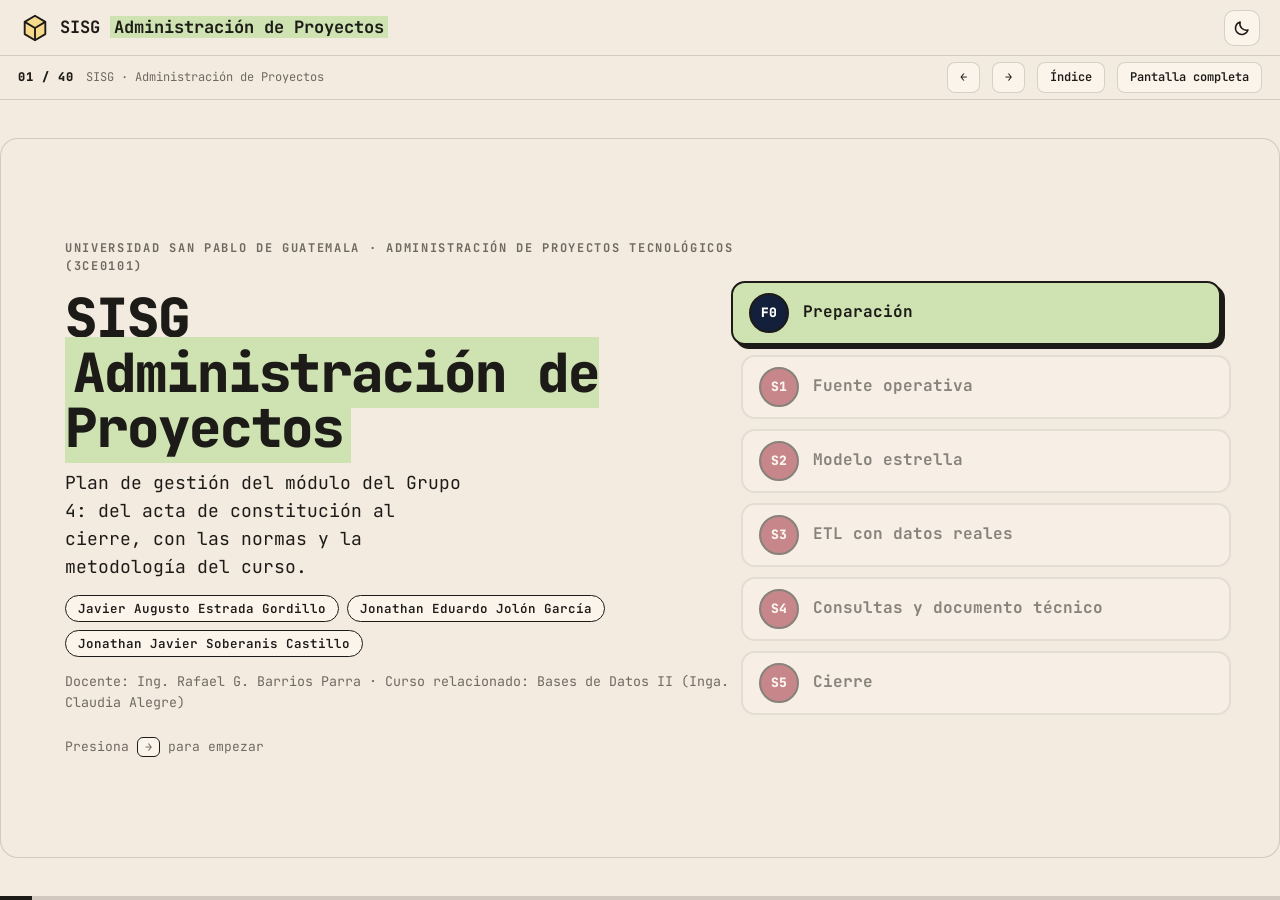
<file: index.html>
<!doctype html>
<html lang="es">
<head>
<meta charset="utf-8">
<meta name="viewport" content="width=device-width, initial-scale=1, viewport-fit=cover">
<title>SISG · Administración de Proyectos</title>
<meta name="description" content="Presentación interactiva del plan de gestión del proyecto SISG (Grupo 4) para el curso Administración de Proyectos Tecnológicos: metodología, planificación, riesgos, calidad y normas.">
<link rel="preconnect" href="https://fonts.googleapis.com">
<link rel="preconnect" href="https://fonts.gstatic.com" crossorigin>
<link rel="stylesheet" href="https://fonts.googleapis.com/css2?family=JetBrains+Mono:wght@400;500;600;700;800&display=swap">
<link rel="stylesheet" href="css/style.css">
<link rel="icon" href="data:image/svg+xml,%3Csvg xmlns='http://www.w3.org/2000/svg' viewBox='0 0 32 32'%3E%3Cpath d='M16 3l11 6.5v13L16 29 5 22.5v-13z' fill='%23f6d98a' stroke='%231d1b18' stroke-width='2' stroke-linejoin='round'/%3E%3Cpath d='M5 9.5L16 16l11-6.5M16 16v13' fill='none' stroke='%231d1b18' stroke-width='2' stroke-linejoin='round'/%3E%3C/svg%3E">
</head>
<body>
<div id="app">
  <header class="top">
    <a class="brand" href="#/p/1" aria-label="SISG · Administración de Proyectos, inicio">
      <svg viewBox="0 0 32 32" aria-hidden="true"><path d="M16 3l11 6.5v13L16 29 5 22.5v-13z" fill="#f6d98a" stroke="currentColor" stroke-width="2" stroke-linejoin="round"/><path d="M5 9.5L16 16l11-6.5M16 16v13" fill="none" stroke="currentColor" stroke-width="2" stroke-linejoin="round"/></svg>
      <b>SISG <mark>Administración de Proyectos</mark></b>
    </a>
    <span class="grow"></span>
    <button class="icon-btn" id="b-theme" type="button" aria-label="Cambiar tema"><svg viewBox="0 0 24 24" fill="none" stroke="currentColor" stroke-width="2" stroke-linecap="round" stroke-linejoin="round"><path d="M20 14.5A8.5 8.5 0 019.5 4 8.5 8.5 0 1020 14.5z"/></svg></button>
  </header>
  <div id="deck" hidden></div>
</div>
<noscript><p style="padding:24px">Esta página necesita JavaScript.</p></noscript>
<script src="data/apt.js"></script>
<script src="js/kit.js"></script>
<script src="js/slides1.js"></script>
<script src="js/slides2.js"></script>
<script src="js/slides3.js"></script>
<script>
(function () {
  const set = (t) => { document.documentElement.dataset.theme = t; try { localStorage.setItem("sisgapt:theme", JSON.stringify(t)); } catch (e) {} };
  let t = null; try { t = JSON.parse(localStorage.getItem("sisgapt:theme")); } catch (e) {}
  set(t || (matchMedia("(prefers-color-scheme: dark)").matches ? "dark" : "light"));
  document.getElementById("b-theme").addEventListener("click", () => set(document.documentElement.dataset.theme === "dark" ? "light" : "dark"));
  window.K.start();
})();
</script>
</body>
</html>
</file>
<file: css/style.css>
/* SISG-APT · Presentación del plan de gestión. Papel crema, tinta oscura, tipografía monoespaciada, sombras duras. */
:root {
  --paper: #f4ebe0; --card: #faf4ea; --ink: #1d1b18; --muted: #6f6961; --line: rgba(29, 27, 24, .16);
  --lime: #cfe3b2; --lav: #ddd3f2; --sky: #d6e6f5; --rose: #f6d3cf; --sun: #f6e2a8;
  --c-orange: #f3b17a; --c-blue: #a9c8ee; --c-purple: #c9b8ee; --c-green: #b9d99a; --c-pink: #f0a4a8; --c-teal: #8fd0c4; --c-yellow: #f6d98a;
  --ok: #2f7d32; --warn: #a8741a; --bad: #b3392f;
  --shadow: 3px 3px 0 var(--ink);
  --font: "JetBrains Mono", ui-monospace, SFMono-Regular, Menlo, Consolas, monospace;
  color-scheme: light;
}
:root[data-theme="dark"] {
  --paper: #1a1815; --card: #23201c; --ink: #efe6d8; --muted: #a39a8c; --line: rgba(239, 230, 216, .18);
  --lime: #4d6035; --lav: #3f3860; --sky: #2e4560; --rose: #61363a; --sun: #5e5028; --shadow: 3px 3px 0 #000;
  --ok: #8fd18f; --warn: #e0b45a; --bad: #f08a80; color-scheme: dark;
}
* { box-sizing: border-box; }
[hidden] { display: none !important; }
html, body { height: 100%; }
body { margin: 0; background: var(--paper); color: var(--ink); font: 400 13px/1.55 var(--font); overflow: hidden; }
button { font: inherit; color: inherit; cursor: pointer; }
:focus-visible { outline: 2px solid var(--ink); outline-offset: 2px; }
code { font-family: var(--font); padding: 0 5px; border-radius: 5px; background: rgba(29, 27, 24, .09); font-size: .93em; }
kbd { font: 600 12px var(--font); padding: 1px 7px; border: 1.5px solid var(--ink); border-radius: 6px; background: var(--card); }
small { color: var(--muted); }

#app { height: 100%; display: grid; grid-template-rows: 56px minmax(0, 1fr); }
.top { display: flex; align-items: center; gap: 14px; padding: 0 20px; border-bottom: 1px solid var(--line); }
.brand { display: flex; align-items: center; gap: 10px; font-weight: 800; font-size: 17px; white-space: nowrap; text-decoration: none; color: inherit; }
.brand svg { width: 30px; height: 30px; flex: none; } .brand mark { background: var(--lime); padding: 0 4px; color: inherit; }
.top .grow { flex: 1; }
.icon-btn { display: grid; place-items: center; width: 36px; height: 36px; border: 1.5px solid var(--line); border-radius: 10px; background: var(--card); }
.icon-btn:hover { border-color: var(--ink); } .icon-btn svg { width: 18px; height: 18px; }
body.dk-full .top { display: none; } body.dk-full #app { grid-template-rows: minmax(0, 1fr); }

/* ---------- motor ---------- */
#deck { display: flex; flex-direction: column; min-height: 0; background: var(--paper); }
.dk-top { display: flex; align-items: center; gap: 12px; padding: 6px 18px; border-bottom: 1px solid var(--line); font-size: 12px; }
.dk-top .grow { flex: 1; } .dk-count { font-weight: 800; letter-spacing: .08em; } .dk-name { color: var(--muted); overflow: hidden; text-overflow: ellipsis; white-space: nowrap; max-width: 44vw; }
.dk-top button { padding: 5px 12px; border: 1.5px solid var(--line); border-radius: 8px; background: var(--card); font-size: 12px; font-weight: 600; }
.dk-top button:hover { border-color: var(--ink); background: var(--lime); }
.dk-view { position: relative; flex: 1; min-height: 0; overflow: hidden; }
.dk-slide { position: absolute; left: 50%; top: 50%; width: 1280px; height: 720px; transform-origin: center; background: var(--paper); border: 1.5px solid var(--line); border-radius: 18px; overflow: hidden; font-size: 16px; }
.dk-bar { height: 4px; background: var(--line); } .dk-bar i { display: block; height: 100%; width: 0; background: var(--ink); transition: width .35s; }
#dk-index { position: absolute; right: 14px; top: 94px; z-index: 20; width: 380px; max-height: 72vh; overflow-y: auto; padding: 12px; border: 2px solid var(--ink); border-radius: 12px; background: var(--card); box-shadow: 5px 5px 0 var(--ink); }
#dk-q { width: 100%; box-sizing: border-box; margin: 0 0 8px; padding: 6px 9px; border: 2px solid var(--ink); border-radius: 8px; background: var(--bg, #fff); color: inherit; font: inherit; font-size: 12px; } #dk-index button[hidden] { display: none; } #dk-nres { margin: 0 6px 6px; font-size: 11px; color: var(--muted); } #dk-index .sn { display: block; margin-top: 2px; font-size: 10.5px; color: var(--muted); font-weight: 400; line-height: 1.35; } #dk-index button span { flex: 1; min-width: 0; }
#dk-index h3 { margin: 2px 6px 8px; font-size: 11px; letter-spacing: .12em; text-transform: uppercase; color: var(--muted); }
#dk-index button { display: flex; gap: 10px; width: 100%; padding: 5px 8px; border: 0; border-radius: 7px; background: none; text-align: left; font-size: 12px; }
#dk-index button:hover, #dk-index button[aria-current="true"] { background: var(--lime); color: #1d1b18; } #dk-index i { font-style: normal; color: var(--muted); font-weight: 700; }

.sl-head { position: absolute; left: 48px; right: 48px; top: 22px; display: flex; flex-direction: column; gap: 7px; }
.kick { align-self: flex-start; padding: 2px 11px; border: 1.5px solid var(--ink); border-radius: 99px; background: var(--c, var(--sun)); font-size: 11px; font-weight: 700; letter-spacing: .08em; text-transform: uppercase; color: #1d1b18; }
.sl-head h1 { margin: 0; font-size: 33px; line-height: 1.1; font-weight: 800; letter-spacing: -.01em; }
.sl-body { position: absolute; left: 48px; right: 48px; top: 98px; bottom: 30px; display: flex; flex-direction: column; gap: 12px; min-height: 0; }
.is-cover .sl-body { left: 0; right: 0; top: 0; bottom: 0; }
.sl-dots { position: absolute; right: 48px; bottom: 10px; display: flex; gap: 6px; }
.sl-dots i { width: 8px; height: 8px; border: 1.5px solid var(--ink); border-radius: 50%; } .sl-dots i.on { background: var(--ink); }

/* ---------- piezas comunes ---------- */
.foot { margin: auto 0 0; color: var(--muted); font-size: 12px; max-width: 150ch; }
.card { padding: 16px 18px; border: 1.5px solid var(--line); border-radius: 14px; background: var(--card); min-width: 0; }
.card h3, .alc h3, .scr h3 { margin: 0 0 8px; font-size: 16px; }
.card p { margin: 0 0 8px; } .card ul, .alc ul { margin: 0; padding-left: 20px; display: flex; flex-direction: column; gap: 5px; }
.badge { display: inline-block; padding: 1px 10px; border: 1.5px solid var(--ink); border-radius: 99px; background: var(--sun); color: #1d1b18; font-size: 11px; font-weight: 700; white-space: nowrap; }
.badge.ok { background: var(--lime); } .badge.run { background: var(--sun); } .badge.pend { background: var(--rose); }
.badge.crit { background: #e8736b; } .badge.alto { background: var(--c-orange); } .badge.medio { background: var(--sun); } .badge.bajo { background: var(--lime); }
.call { padding: 10px 14px; border: 1.5px solid var(--line); border-radius: 10px; background: var(--lav); font-size: 14px; } .call > b:first-child { display: block; font-size: 10px; letter-spacing: .12em; text-transform: uppercase; margin-bottom: 2px; }
.call.warn { background: var(--rose); } .call.info { background: var(--sky); } .call.ok { background: var(--lime); } .call.gold { background: var(--sun); }
.call, .call b, .call * { color: #1d1b18; }
.mut { color: var(--muted); }
.tag { display: inline-block; padding: 1px 10px; border: 1.5px solid var(--ink); border-radius: 99px; background: var(--lav); color: #1d1b18; font-size: 11px; font-weight: 700; }

.dt { width: 100%; border-collapse: collapse; font-size: 12.5px; }
.dt th { padding: 6px 9px; text-align: left; font-size: 10.5px; letter-spacing: .06em; text-transform: uppercase; color: var(--muted); background: var(--card); border-bottom: 2px solid var(--ink); white-space: nowrap; position: sticky; top: 0; }
.dt td { padding: 6px 9px; border-bottom: 1px solid var(--line); vertical-align: top; }
.dt td.n { text-align: right; font-variant-numeric: tabular-nums; } .dt tr.clk { cursor: pointer; } .dt tr.clk:hover td, .dt tr.sel td { background: var(--lime); color: #1d1b18; }
.dt tr:nth-child(even) td { background: rgba(29, 27, 24, .03); } .dt tr.clk.sel td { background: var(--lime); }

/* portada */
.cv { display: grid; grid-template-columns: 740px 1fr; height: 100%; align-items: center; }
.cv-t { padding: 0 0 0 64px; display: flex; flex-direction: column; gap: 14px; }
.cv-k { font-size: 12px; letter-spacing: .14em; text-transform: uppercase; color: var(--muted); font-weight: 700; }
.cv h1 { margin: 0; font-size: 54px; line-height: 1.02; letter-spacing: -.02em; font-weight: 800; } .cv mark { background: var(--lime); color: inherit; padding: 0 8px; }
.cv p { margin: 0; font-size: 18px; max-width: 36ch; } .cv-team { display: flex; flex-wrap: wrap; gap: 8px; } .cv-team span { padding: 3px 12px; border: 1.5px solid var(--ink); border-radius: 99px; background: var(--card); font-size: 12.5px; font-weight: 600; }
.cv-hint { margin-top: 10px; color: var(--muted); font-size: 13px; }
.cv-route { list-style: none; margin: 0; padding: 0 48px 0 0; display: flex; flex-direction: column; gap: 10px; counter-reset: none; }
.cv-route li { display: flex; align-items: center; gap: 14px; padding: 10px 16px; border: 2px solid var(--line); border-radius: 14px; background: var(--card); opacity: .5; transition: .35s; }
.cv-route li i { display: grid; place-items: center; width: 40px; height: 40px; border: 2px solid var(--ink); border-radius: 50%; background: var(--c-red, #9b2335); color: #fff; font: 800 13px var(--font); font-style: normal; flex: none; }
.cv-route li:first-child i { background: #14203b; } .cv-route li span { font-weight: 700; font-size: 16px; }
.cv-route li.on { opacity: 1; border-color: var(--ink); box-shadow: 4px 4px 0 var(--ink); transform: translateX(-10px); background: var(--lime); color: #1d1b18; }

/* agenda */
.agenda { display: grid; grid-template-columns: repeat(4, 1fr); gap: 14px; }
.ag { display: flex; flex-direction: column; gap: 6px; padding: 16px; text-align: left; border: 2px solid var(--line); border-radius: 14px; background: var(--card); opacity: .45; transition: .35s; min-height: 170px; }
.ag.on { opacity: 1; border-color: var(--ink); background: var(--c); color: #1d1b18; box-shadow: 4px 4px 0 var(--ink); }
.ag-n { display: grid; place-items: center; width: 28px; height: 28px; border: 1.5px solid var(--ink); border-radius: 50%; background: var(--card); color: var(--ink); font-weight: 800; }
.ag b { font-size: 19px; } .ag small { color: inherit; opacity: .85; font-size: 12.5px; } .ag em { margin-top: auto; font-style: normal; font-size: 11px; font-weight: 700; }
.agenda-note { margin: 4px 0 0; color: var(--muted); }

/* contexto */
.ctx { display: grid; grid-template-columns: 1fr 1fr 1.2fr; gap: 14px; flex: 1; min-height: 0; }
.ctx > section { opacity: .15; transform: translateY(10px); transition: .5s; } .ctx > section.on { opacity: 1; transform: none; }
.c-a { border-top: 12px solid var(--c-orange); } .c-b { border-top: 12px solid var(--c-pink); } .c-c { border-top: 12px solid var(--c-green); }
.two-c { margin-top: 14px; padding: 10px 12px; border: 1.5px solid var(--ink); border-radius: 10px; background: var(--sky); color: #1d1b18; font-size: 14px; } .two-c b { display: block; }
.hl { padding: 10px 12px; border-radius: 10px; background: var(--sun); color: #1d1b18; font-size: 14px; }
.steps3 { display: flex; align-items: center; gap: 6px; margin: 4px 0 12px; } .steps3 em { font-style: normal; color: var(--muted); font-size: 20px; }
.s3 { flex: 1; display: flex; flex-direction: column; gap: 3px; padding: 10px; border: 2px solid var(--ink); border-radius: 12px; background: var(--c-green); color: #1d1b18; text-align: center; }
.s3 i { font-style: normal; font-weight: 800; font-size: 20px; } .s3 span { font-size: 11.5px; }

/* objetivos */
.obj { display: grid; grid-template-columns: repeat(3, 1fr); gap: 14px; }
.oc { display: flex; flex-direction: column; gap: 8px; padding: 14px 16px; border: 2px solid var(--line); border-radius: 14px; background: var(--card); opacity: .15; transform: translateY(10px); transition: .45s; min-height: 220px; }
.oc.on { opacity: 1; transform: none; border-color: var(--ink); box-shadow: 3px 3px 0 var(--ink); }
.oc header { display: flex; justify-content: space-between; align-items: center; } .oc header b { font-size: 22px; } .oc p { margin: 0; font-size: 14.5px; }
.oc footer { margin-top: auto; font-size: 12px; } .oc footer span { color: var(--muted); } .oc small { font-size: 11.5px; }

/* criterios */
.crit { display: grid; grid-template-columns: 230px 1fr; gap: 24px; flex: 1; min-height: 0; align-items: start; }
.ring { position: relative; display: flex; flex-direction: column; align-items: center; gap: 10px; padding: 14px; border: 1.5px solid var(--line); border-radius: 16px; background: var(--card); }
.ring svg { width: 170px; height: 170px; transform: rotate(-90deg); } .rg-bg { fill: none; stroke: var(--line); stroke-width: 14; } .rg-fg { fill: none; stroke: var(--ok); stroke-width: 14; stroke-linecap: round; transition: stroke-dashoffset 1.2s ease-out; }
.rg-n { position: absolute; top: 58px; display: flex; flex-direction: column; align-items: center; } .rg-n b { font-size: 40px; line-height: 1; } .rg-n span { font-size: 11px; color: var(--muted); }
.ring ul { list-style: none; margin: 8px 0 0; padding: 0; font-size: 12.5px; display: flex; flex-direction: column; gap: 4px; } .d { display: inline-block; width: 10px; height: 10px; border-radius: 50%; border: 1.5px solid var(--ink); margin-right: 8px; } .d.ok { background: var(--c-green); } .d.run { background: var(--c-yellow); } .d.pend { background: var(--c-pink); }
.cl { list-style: none; margin: 0; padding: 0; display: flex; flex-direction: column; gap: 10px; }
.cl li { display: grid; grid-template-columns: 36px 1fr auto; gap: 12px; align-items: center; padding: 11px 14px; border: 1.5px solid var(--line); border-left: 8px solid var(--c-yellow); border-radius: 12px; background: var(--card); animation: up .5s ease-out both; animation-delay: var(--d); }
.cl li.ok { border-left-color: var(--c-green); } .cl li.pend { border-left-color: var(--c-pink); } .cl li i { font-style: normal; font-weight: 800; font-size: 18px; } .cl li b { display: block; font-size: 14px; } .cl li span { color: var(--muted); font-size: 12.5px; }
@keyframes up { from { opacity: 0; transform: translateY(12px); } to { opacity: 1; transform: none; } }

/* alcance */
.alc { display: grid; grid-template-columns: 1fr 1fr; grid-template-rows: auto auto; gap: 14px; }
.alc section { padding: 16px 18px; border: 2px solid var(--ink); border-radius: 14px; background: var(--card); opacity: .12; transform: translateY(10px); transition: .5s; } .alc section.on { opacity: 1; transform: none; box-shadow: 4px 4px 0 var(--ink); }
.alc .in { border-top: 14px solid var(--c-green); } .alc .out { border-top: 14px solid var(--c-pink); } .alc .prj { grid-column: 1 / -1; border-top: 14px solid var(--c-blue); }
.alc h3 small { font-weight: 400; margin-left: 8px; font-size: 12px; } .alc li { font-size: 14px; } .alc .prj p { margin: 0; font-size: 14.5px; }

/* entregables */
.ent { display: grid; grid-template-columns: repeat(3, 1fr); gap: 14px; }
.ent article { padding: 14px 16px; border: 2px solid var(--line); border-radius: 14px; background: var(--card); opacity: .15; transition: .45s; min-height: 140px; } .ent article.on { opacity: 1; border-color: var(--ink); box-shadow: 3px 3px 0 var(--ink); }
.ent header { display: flex; justify-content: space-between; align-items: center; margin-bottom: 6px; } .ent header b { font-size: 16px; } .ent p { margin: 0; font-size: 14px; }

/* supuestos */
.sup { display: grid; grid-template-columns: 1fr 1fr; gap: 14px; } .sup section { opacity: .12; transform: translateY(10px); transition: .5s; } .sup section.on { opacity: 1; transform: none; }
.sup li { font-size: 13.5px; } .roles .role { display: grid; grid-template-columns: 1fr auto; gap: 2px 8px; padding: 6px 0; border-bottom: 1px solid var(--line); } .roles .role span { grid-column: 1; color: var(--muted); font-size: 12.5px; } .roles .role em { grid-row: 1 / 3; grid-column: 2; align-self: center; font-style: normal; font-size: 12.5px; text-align: right; } .roles .role .badge { grid-row: 1 / 3; grid-column: 2; align-self: center; } .roles small { display: block; margin-top: 8px; }

/* hitos */
.tl { position: relative; height: 270px; margin: 8px 0 4px; }
.tl-line { position: absolute; left: 3%; right: 1%; top: 127px; height: 8px; border: 1.5px solid var(--ink); border-radius: 99px; background: var(--card); overflow: hidden; } .tl-line i { display: block; height: 100%; width: 0; background: var(--c-green); transition: width .7s; }
.tl-m { position: absolute; width: 150px; margin-left: -75px; text-align: center; opacity: 0; transition: .4s; font-size: 12.5px; } .tl-m.on { opacity: 1; } .tl-m .dot { position: absolute; left: 50%; margin-left: -9px; width: 18px; height: 18px; border: 2px solid var(--ink); border-radius: 50%; background: var(--c-yellow); }
.tl-m.up { top: 0; height: 116px; display: flex; flex-direction: column; justify-content: flex-end; } .tl-m.up .dot { bottom: -24px; } .tl-m.dn { top: 150px; } .tl-m.dn .dot { top: -28px; }
.call strong { font-weight: 800; }
.tl-m b { display: block; font-size: 13px; } .tl-m small { display: block; line-height: 1.3; }
.tl-now { position: absolute; top: 104px; width: 0; border-left: 3px dashed var(--bad); height: 52px; z-index: 2; } .tl-now span { position: absolute; top: 54px; left: -18px; padding: 0 8px; border-radius: 99px; background: var(--bad); color: #fff; font-size: 11px; font-weight: 700; }

/* híbrido */
.hyb { display: flex; flex-direction: column; gap: 12px; flex: 1; min-height: 0; } .hyb > * { transition: .5s; } .hy-route, .hy-adj, .gold { opacity: .12; transform: translateY(8px); } .hy-route.on, .hy-adj.on, .gold.on { opacity: 1; transform: none; }
.hy-bands { display: grid; grid-template-columns: 1fr 5fr; gap: 8px; } .hy-bands span { padding: 4px 12px; border-radius: 6px; color: #fff; font-size: 11px; font-weight: 800; letter-spacing: .06em; } .pred { background: #14203b; } .agil { background: #9b2335; }
.hy-route { list-style: none; margin: 0; padding: 0; display: flex; align-items: stretch; gap: 4px; }
.hy-route li { flex: 1; display: flex; flex-direction: column; gap: 4px; padding: 10px 12px; border: 2px solid var(--ink); border-radius: 12px; background: var(--card); } .hy-route li i { font: 800 15px var(--font); font-style: normal; color: #9b2335; } .hy-route li:first-child i { color: #14203b; }
.hy-route li b { font-size: 13.5px; } .hy-route li small { font-size: 11px; line-height: 1.3; } .hy-route li.ok { background: var(--lime); color: #1d1b18; } .hy-route li.run { background: var(--sun); color: #1d1b18; } .hy-route li.ok small, .hy-route li.run small { color: #3b3a36; }
.hy-m { align-self: center; color: var(--muted); }
.hy-adj { display: grid; gap: 6px; } .adj { display: grid; grid-template-columns: 150px 1fr 1.7fr; gap: 12px; align-items: center; padding: 8px 12px; border: 1.5px solid var(--line); border-radius: 10px; background: var(--card); font-size: 13px; } .adj .was { color: var(--muted); } .adj .now { font-weight: 600; }

/* scrum */
.scr { display: grid; grid-template-columns: 1fr 1fr; gap: 14px; } .scr article { padding: 16px 18px; border: 2px solid var(--ink); border-radius: 14px; background: var(--card); border-left: 12px solid #9b2335; opacity: .12; transition: .5s; } .scr article.on { opacity: 1; box-shadow: 4px 4px 0 var(--ink); }
.scr p { margin: 0 0 10px; font-size: 14px; } .sisg { padding: 10px 12px; border-radius: 10px; background: var(--sky); color: #1d1b18; font-size: 13.5px; } .sisg span { display: block; font-size: 10px; letter-spacing: .1em; text-transform: uppercase; font-weight: 800; }

/* etapas */
.eta { display: grid; grid-template-columns: minmax(0, 1.4fr) minmax(0, 1fr); gap: 16px; flex: 1; min-height: 0; } .eta-t { overflow: auto; border: 1.5px solid var(--ink); border-radius: 12px; background: var(--card); align-self: start; max-height: 420px; }
.eta-d { padding: 16px 18px; border: 2px solid var(--ink); border-radius: 14px; background: var(--card); box-shadow: 4px 4px 0 var(--ink); overflow: auto; } .eta-d h3 { margin: 8px 0 6px; font-size: 21px; } .eta-d h4 { margin: 10px 0 2px; font-size: 10.5px; letter-spacing: .1em; text-transform: uppercase; color: var(--muted); } .eta-d p { margin: 0; font-size: 14px; } .dod { padding: 8px 10px; border-radius: 8px; background: var(--lime); color: #1d1b18; }

/* backlog */
.bk { display: grid; grid-template-columns: 1fr 1fr 1fr; gap: 14px; flex: 1; min-height: 0; } .bk section { display: flex; flex-direction: column; gap: 10px; }
.bk h3 { margin: 0; padding: 4px 12px; border-radius: 8px; font-size: 13px; color: #1d1b18; border: 1.5px solid var(--ink); } .p-alta { background: var(--c-pink); } .p-media { background: var(--c-yellow); } .p-baja { background: var(--c-green); }
.bkc { display: flex; flex-direction: column; gap: 4px; padding: 9px 13px; border: 2px solid var(--line); border-radius: 12px; background: var(--card); opacity: .12; transform: translateY(8px); transition: .45s; } .bkc.on { opacity: 1; transform: none; border-color: var(--ink); box-shadow: 3px 3px 0 var(--ink); }
.bkc header { display: flex; justify-content: space-between; align-items: center; gap: 8px; } .bkc header b { font-size: 16px; } .bkc header .badge { font-size: 10.5px; white-space: normal; text-align: right; } .bkc p { margin: 0; font-size: 13px; line-height: 1.4; } .bkc small { font-size: 11.5px; line-height: 1.35; }
.bk h3 { padding: 3px 12px; }

/* ===== riesgos, calidad y cierre ===== */
.cic { display: grid; grid-template-columns: repeat(4, 1fr); gap: 12px; flex: 1; min-height: 0; } .cic article, .dom article, .inv article, .ctg article, .les article, .ia-t > div { opacity: .12; transform: translateY(10px); transition: .5s; transition-delay: var(--d, 0ms); } .cic article.on, .dom article.on, .inv article.on, .ctg article.on, .ia-t > div.on { opacity: 1; transform: none; } .les article { opacity: 1; transform: none; }
.cic article { padding: 12px 14px; border: 2px solid var(--ink); border-top: 10px solid var(--c); border-radius: 12px; background: var(--card); font-size: 12px; overflow: auto; } .cic header { display: flex; align-items: center; gap: 8px; margin-bottom: 6px; } .cic header i { display: grid; place-items: center; width: 26px; height: 26px; border-radius: 50%; background: var(--c); border: 2px solid var(--ink); font-style: normal; font-weight: 800; color: #1d1b18; } .cic header b { font-size: 17px; } .cic p { margin: 0; line-height: 1.5; }
.mz { display: grid; grid-template-columns: 470px 1fr; gap: 22px; flex: 1; min-height: 0; } .mz-g { position: relative; display: grid; grid-template-columns: repeat(3, 1fr); grid-template-rows: repeat(3, 1fr); gap: 3px; width: 430px; height: 400px; margin-left: 24px; } .mc { border: 2px solid var(--ink); border-radius: 8px; display: flex; flex-wrap: wrap; gap: 4px; align-content: center; justify-content: center; padding: 4px; } .ya, .xa { position: absolute; font-size: 11px; font-weight: 700; } .ya { left: -24px; top: 50%; transform: rotate(-90deg) translateX(-50%); transform-origin: left top; white-space: nowrap; } .xa { right: 0; bottom: -20px; }
.rp { min-width: 36px; padding: 3px 6px; border: 2px solid var(--ink); border-radius: 99px; background: var(--c); color: #1d1b18; font-weight: 800; font-size: 12px; } .rp.sel { box-shadow: 0 0 0 3px var(--ink); }
.mz-d { display: flex; flex-direction: column; gap: 12px; } .mz-rbs { display: flex; flex-wrap: wrap; gap: 5px; } .mz-rbs h4 { width: 100%; margin: 0; font-size: 10.5px; letter-spacing: .1em; text-transform: uppercase; color: var(--muted); } .rb { padding: 2px 9px; border: 1.5px solid var(--line); border-radius: 99px; background: var(--card); font-size: 11px; }
.mz-i, .rg-d, .nrm-d, .qa-d { padding: 14px 18px; border: 2px solid var(--ink); border-radius: 14px; background: var(--card); box-shadow: 4px 4px 0 var(--ink); align-self: start; } .mz-i h3, .rg-d h3, .nrm-d h3, .qa-d h3 { margin: 8px 0 4px; font-size: 16px; } .rg-d h4, .nrm-d h4 { margin: 10px 0 2px; font-size: 10.5px; letter-spacing: .1em; text-transform: uppercase; color: var(--muted); } .mz-i p, .rg-d p, .nrm-d p, .qa-d p { margin: 3px 0; font-size: 13.5px; line-height: 1.5; }
.rg { display: flex; flex-direction: column; gap: 10px; flex: 1; min-height: 0; } .rg-b { display: grid; grid-template-columns: 1.5fr 1fr; gap: 16px; min-height: 0; } .rg-t { overflow: auto; max-height: 440px; border: 1.5px solid var(--ink); border-radius: 12px; background: var(--card); } .rg-t .dt { font-size: 11.5px; } .rg-t .dt td, .rg-t .dt th { padding: 4px 8px; } tr.sel td { background: var(--lime); color: #1d1b18; }
.nst { display: flex; flex-direction: column; gap: 12px; flex: 1; } .nst-f { display: grid; grid-template-columns: repeat(3, 1fr); gap: 10px; } .nb { padding: 10px 14px; border: 2px solid var(--ink); border-left: 10px solid var(--c); border-radius: 12px; background: var(--card); animation: up .5s both; animation-delay: var(--d); } .nb small { display: block; font-size: 10px; letter-spacing: .08em; text-transform: uppercase; color: var(--muted); } .nb p { margin: 3px 0 0; font-size: 12.5px; line-height: 1.45; } @keyframes up { from { opacity: 0; transform: translateY(8px); } }
.ctg { display: grid; grid-template-columns: 1.7fr 1fr; gap: 16px; flex: 1; min-height: 0; } .ctg h3 { margin: 0 0 8px; font-size: 15px; } .ctg article { padding: 9px 13px; margin-bottom: 8px; border: 1.5px solid var(--line); border-radius: 12px; background: var(--card); font-size: 12px; } .ctg section:first-child article { display: grid; grid-template-columns: 34px 1fr 20px 1fr 54px; gap: 10px; align-items: center; } .ctg small { font-size: 9.5px; letter-spacing: .08em; text-transform: uppercase; color: var(--muted); } .ctg p { margin: 2px 0 0; } .arr { font-size: 20px; font-weight: 800; } .ctg em { font-style: normal; font-weight: 700; color: var(--muted); } .op article { background: var(--lime); color: #1d1b18; } .op article small { color: #3b3a36; text-transform: none; font-size: 12px; letter-spacing: 0; }
.inv { display: grid; grid-template-columns: repeat(3, 1fr); gap: 12px; flex: 1; min-height: 0; } .inv article { padding: 12px 14px; border: 2px solid var(--ink); border-radius: 12px; background: var(--card); font-size: 11.5px; overflow: auto; } .inv header { display: flex; align-items: baseline; gap: 8px; } .inv header i { font-style: normal; font-weight: 800; padding: 1px 8px; border-radius: 6px; background: var(--c-blue); color: #1d1b18; } .inv header small { color: var(--muted); } .inv h4 { margin: 8px 0 2px; font-size: 10px; letter-spacing: .08em; text-transform: uppercase; color: var(--muted); } .inv p { margin: 0; line-height: 1.45; }
.ql { display: flex; flex-direction: column; gap: 8px; flex: 1; min-height: 0; } .ql-s { display: flex; gap: 8px; } .ql-t { overflow: auto; border: 1.5px solid var(--ink); border-radius: 12px; background: var(--card); } .ql-t .dt { font-size: 11px; } .ql-t .dt td, .ql-t .dt th { padding: 4px 8px; } .ql-t small { display: block; color: var(--muted); }
.dom { display: grid; grid-template-columns: repeat(4, 1fr); gap: 12px; flex: 1; align-content: start; } .dom article { padding: 12px 14px; border: 2px solid var(--ink); border-top: 10px solid var(--c); border-radius: 12px; background: var(--card); font-size: 12px; } .dom b { display: block; font-size: 15px; } .dom em { display: block; margin: 3px 0 6px; font-style: normal; color: var(--muted); } .dom p { margin: 0; }
.nrm { display: grid; grid-template-columns: 330px 1fr; gap: 18px; flex: 1; min-height: 0; } .nrm-l { display: flex; flex-direction: column; gap: 5px; overflow: auto; } .nrm-l button, .qa-l button { padding: 6px 12px; text-align: left; border: 1.5px solid var(--line); border-radius: 10px; background: var(--card); font-size: 12px; font-weight: 600; } .nrm-l button.sel, .qa-l button.sel { background: var(--lime); border-color: var(--ink); color: #1d1b18; box-shadow: 2px 2px 0 var(--ink); }
.qa { display: grid; grid-template-columns: 520px 1fr; gap: 18px; flex: 1; min-height: 0; } .qa-l { display: flex; flex-direction: column; gap: 4px; overflow: auto; max-height: 480px; } .qa-l button { font-size: 11.5px; padding: 4px 10px; } .qa-d h3 { font-size: 18px; } .qa-d p { font-size: 15px; }
.sus { display: grid; grid-template-columns: 1.3fr 1fr; gap: 18px; flex: 1; min-height: 0; } .sus-l h3 { margin: 0 0 6px; font-size: 15px; } .sus-l h3 small { font-weight: 400; color: var(--muted); } .sus-l label { display: grid; grid-template-columns: 1fr 100px 18px; gap: 8px; align-items: center; padding: 3px 10px; margin-bottom: 3px; border: 1px solid var(--line); border-radius: 8px; background: var(--card); font-size: 11px; } .sus-r .gauge { max-width: 250px; margin: 0 auto; } .sus-r h4 { margin: 8px 0 4px; font-size: 10.5px; letter-spacing: .1em; text-transform: uppercase; color: var(--muted); } .df { padding: 3px 10px; margin-bottom: 3px; font-size: 10.5px; border: 1.5px solid var(--line); border-radius: 8px; background: var(--card); font-size: 11.5px; } .df b { display: block; } .df span { color: var(--muted); }
.ia { display: flex; flex-direction: column; gap: 12px; } .ia-t { display: grid; grid-template-columns: 1fr 1fr; gap: 8px; } .ia-t > div { padding: 7px 12px; border: 1.5px solid var(--line); border-radius: 10px; background: var(--card); font-size: 11px; line-height: 1.38; } .ia-t > div:nth-child(2) { grid-row: span 2; } .ia-t p { margin: 2px 0 0; }
.pnd { display: grid; grid-template-columns: 1fr 1fr; gap: 8px; } .pd { display: flex; gap: 10px; padding: 8px 12px; border: 1.5px solid var(--line); border-radius: 10px; background: var(--card); font-size: 12.5px; cursor: pointer; } .pd small { display: block; color: var(--muted); margin-top: 2px; } .pd.done { background: var(--lime); color: #1d1b18; border-color: var(--ink); } .pd.done small { color: #3b3a36; } .pd input { accent-color: var(--ink); width: 18px; height: 18px; flex: none; }
.les { display: grid; grid-template-columns: 1fr 1fr; gap: 14px; margin-bottom: 12px; } .les section { padding: 12px 16px; border: 2px solid var(--ink); border-radius: 14px; background: var(--c); color: #1d1b18; box-shadow: 4px 4px 0 var(--ink); } .les h3 { margin: 0 0 6px; font-size: 16px; } .les ul { margin: 0; padding-left: 18px; display: flex; flex-direction: column; gap: 5px; font-size: 13px; line-height: 1.4; }
.refs { margin: 0; padding-left: 26px; display: flex; flex-direction: column; gap: 8px; font-size: 13px; line-height: 1.5; }
.fin { display: flex; flex-direction: column; gap: 16px; } .fin-k { display: grid; grid-template-columns: repeat(5, 1fr); gap: 12px; } .fin-k div { padding: 16px; border: 2px solid var(--ink); border-radius: 14px; background: var(--c-yellow); color: #1d1b18; box-shadow: 4px 4px 0 var(--ink); opacity: .15; transform: translateY(12px); transition: .6s; transition-delay: var(--d); } .fin-k div.on { opacity: 1; transform: none; } .fin-k b { display: block; font-size: 32px; } .fin-k span { font-size: 12px; }

/* ===== botones, chips y controles ===== */
.btn { padding: 6px 14px; border: 1.5px solid var(--ink); border-radius: 8px; background: var(--card); font-weight: 600; font-size: 12.5px; } .btn:hover { background: var(--lime); color: #1d1b18; }
.chips { display: flex; gap: 8px; flex-wrap: wrap; } .chip { padding: 4px 13px; border: 1.5px solid var(--line); border-radius: 99px; background: var(--card); font-size: 12px; font-weight: 600; } .chip[aria-pressed="true"] { background: var(--lime); border-color: var(--ink); box-shadow: 2px 2px 0 var(--ink); color: #1d1b18; }
input[type="range"] { accent-color: var(--ink); } input[type="number"] { padding: 5px 8px; border: 1.5px solid var(--ink); border-radius: 8px; background: var(--card); color: var(--ink); font: inherit; width: 100%; }

/* ===== EDT ===== */
.edt { display: grid; grid-template-columns: 250px 1fr; gap: 16px; flex: 1; min-height: 0; align-items: start; }
.edt-root { padding: 16px; border: 2px solid var(--ink); border-radius: 14px; background: var(--c-orange); color: #1d1b18; box-shadow: 4px 4px 0 var(--ink); display: flex; flex-direction: column; gap: 4px; } .edt-root > span { font-size: 30px; font-weight: 800; } .edt-root b { font-size: 17px; } .edt-root em { font-style: normal; font-size: 15px; } .edt-root strong { font-size: 44px; line-height: 1; } .edt-root small { color: #3b3a36; }
.edt-br { display: flex; flex-direction: column; gap: 9px; }
.edt-g { padding: 8px 12px; border: 2px solid var(--line); border-left: 12px solid var(--c); border-radius: 12px; background: var(--card); opacity: .12; transform: translateX(14px); transition: .5s; transition-delay: var(--d); } .edt-g.on { opacity: 1; transform: none; border-color: var(--ink); border-left-color: var(--c); }
.edt-g header { position: relative; display: flex; justify-content: space-between; align-items: baseline; gap: 10px; padding-bottom: 6px; } .edt-g header b { font-size: 14.5px; } .edt-g header span { font-size: 12px; color: var(--muted); } .edt-g header i { position: absolute; left: 0; bottom: 0; height: 4px; background: var(--c); border-radius: 2px; border: 1px solid var(--ink); }
.edt-p { display: flex; flex-wrap: wrap; gap: 6px; } .pk { display: inline-flex; align-items: center; gap: 6px; padding: 3px 9px; border: 1.5px solid var(--line); border-radius: 8px; background: var(--paper); font-size: 11.5px; } .pk i { font-style: normal; font-weight: 800; color: var(--muted); } .pk b { padding: 0 6px; border-radius: 5px; background: var(--c-yellow); color: #1d1b18; }

/* ===== diccionario ===== */
.dic { display: flex; flex-direction: column; gap: 10px; flex: 1; min-height: 0; } .dic-top { display: flex; justify-content: space-between; align-items: center; gap: 14px; } .dic-sum { display: flex; gap: 16px; font-size: 12.5px; color: var(--muted); } .dic-sum b { color: var(--ink); font-size: 15px; }
.dic-t { overflow: auto; border: 1.5px solid var(--ink); border-radius: 12px; background: var(--card); flex: 1; min-height: 0; } .dic-t .dt { font-size: 12px; } .dic-t .dt td, .dic-t .dt th { padding: 4px 9px; }
.pb { position: relative; height: 16px; min-width: 110px; border: 1.5px solid var(--ink); border-radius: 99px; background: var(--paper); overflow: hidden; } .pb i { position: absolute; inset: 0 auto 0 0; background: var(--c-green); } .pb span { position: relative; display: block; text-align: center; font-size: 10.5px; line-height: 13px; font-weight: 700; color: #1d1b18; }

/* ===== PDM ===== */
.pdm { display: flex; flex-direction: column; gap: 8px; flex: 1; min-height: 0; } .pdm svg { width: 100%; height: 330px; }
.pe { fill: none; stroke: var(--ink); stroke-width: 2; transition: .4s; } .pe.off { opacity: 0; } .ov { font: 700 11px var(--font); fill: var(--muted); }
.pn { cursor: pointer; transition: .4s; } .pn rect { stroke: var(--ink); stroke-width: 2; fill: var(--card); } .pn.s0 rect { fill: #f2b3ad; } .pn.s2 rect { fill: var(--c-orange); } .pn.s8 rect { fill: var(--c-green); }
.pn text { fill: #1d1b18; } .t1 { font: 800 12px var(--font); } .t2 { font: 500 11px var(--font); } .t3 { font: 600 10.5px var(--font); }
.pn.sel rect { stroke-width: 4; } .pn.off { opacity: .1; } .pn.dimm { opacity: .25; }
.pdm-l { display: flex; gap: 22px; font-size: 12px; color: var(--muted); } .pdm-l i { display: inline-block; width: 12px; height: 12px; border: 1.5px solid var(--ink); border-radius: 3px; margin-right: 6px; vertical-align: -2px; } .pdm-l i.s0 { background: #f2b3ad; } .pdm-l i.s2 { background: var(--c-orange); } .pdm-l i.s8 { background: var(--c-green); }
.pdm-d { padding: 10px 14px; border: 1.5px solid var(--ink); border-radius: 12px; background: var(--card); } .pdm-d h3 { margin: 0 0 4px; font-size: 15px; } .pdm-d p { margin: 2px 0; font-size: 13px; }

/* ===== PERT ===== */
.pert { display: grid; grid-template-columns: 1fr 380px; gap: 18px; flex: 1; min-height: 0; } .pert-l h3 { margin: 0 0 8px; font-size: 16px; } .pert-l h3 small { font-weight: 400; margin-left: 8px; }
.pr { display: grid; grid-template-columns: 22px 200px repeat(3, 1fr) 108px; gap: 10px; align-items: center; padding: 5px 10px; border: 1.5px solid var(--line); border-radius: 10px; background: var(--card); margin-bottom: 6px; font-size: 12px; } .pid { font-weight: 800; font-size: 15px; } .pnm { line-height: 1.25; }
.pr label { display: grid; grid-template-columns: 14px 1fr 22px; gap: 4px; align-items: center; font-weight: 700; } .pr label b { text-align: right; } .pe2 { font-style: normal; color: var(--muted); font-size: 11px; text-align: right; }
.pert-l .btn { margin-top: 4px; } .pert-r { display: flex; flex-direction: column; gap: 10px; }
.gauge { position: relative; width: 100%; } .gauge svg { width: 100%; } .gb, .gf { fill: none; stroke-width: 16; stroke-linecap: round; } .gb { stroke: var(--line); } .gf { stroke: var(--ok); transition: stroke-dasharray .4s, stroke .4s; }
.gv { position: absolute; left: 0; right: 0; bottom: 6px; text-align: center; } .gv b { display: block; font-size: 44px; line-height: 1; } .gv span { font-size: 11px; color: var(--muted); }
.pert-r dl { display: grid; grid-template-columns: 1fr 1fr; gap: 6px; margin: 0; } .pert-r dl div { padding: 6px 10px; border: 1.5px solid var(--line); border-radius: 10px; background: var(--card); } .pert-r dt { font-size: 10px; letter-spacing: .06em; text-transform: uppercase; color: var(--muted); } .pert-r dd { margin: 0; font-size: 18px; font-weight: 800; } .fx { margin: 0; font-size: 11.5px; color: var(--muted); }

/* ===== Gantt ===== */
.gantt { position: relative; display: flex; flex-direction: column; gap: 2px; flex: 1; min-height: 0; }
.g-ax { position: relative; height: 20px; margin-left: 260px; border-bottom: 2px solid var(--ink); } .g-ax span { position: absolute; top: 0; font-size: 11px; color: var(--muted); transform: translateX(-30%); white-space: nowrap; } .g-ax .end { transform: translateX(-100%); }
.g-s h4 { margin: 8px 0 3px; font-size: 12px; letter-spacing: .06em; text-transform: uppercase; color: var(--muted); }
.g-r { display: grid; grid-template-columns: 260px 1fr; align-items: center; height: 26px; } .g-n { font-size: 12px; white-space: nowrap; overflow: hidden; text-overflow: ellipsis; padding-right: 8px; } .g-n b { display: inline-block; width: 18px; }
.g-t { position: relative; height: 20px; border-left: 1px solid var(--line); } .gl { position: absolute; top: 0; bottom: 0; border-left: 1px dashed var(--line); }
.g-b { position: absolute; top: 1px; height: 18px; border: 1.5px solid var(--ink); border-radius: 6px; background: var(--c-blue); transform: scaleX(0); transform-origin: left; transition: transform .6s ease-out; overflow: hidden; } .g-b.on { transform: none; } .g-b.crit { background: #ee8d84; } .g-b span { display: block; padding: 0 6px; font-size: 10.5px; font-weight: 700; color: #1d1b18; line-height: 15px; white-space: nowrap; }
.g-now { position: absolute; top: 0; bottom: 0; border-left: 3px dashed var(--bad); z-index: 2; } .g-now span { position: absolute; top: -2px; left: -18px; padding: 0 8px; border-radius: 99px; background: var(--bad); color: #fff; font-size: 11px; font-weight: 700; }

/* ===== costos ===== */
.cost { display: grid; grid-template-columns: 1.2fr 1fr; gap: 20px; flex: 1; min-height: 0; } .cs-l { display: flex; flex-direction: column; gap: 12px; }
.bar { display: flex; height: 64px; border: 2px solid var(--ink); border-radius: 12px; overflow: hidden; background: var(--card); } .bar i { display: block; transition: flex .5s; } .bar .b1, .lg .b1 { background: var(--c-blue); } .bar .b2, .lg .b2 { background: var(--c-orange); } .bar .b3, .lg .b3 { background: var(--c-green); } .bar i + i { border-left: 2px solid var(--ink); }
.lg { list-style: none; margin: 10px 0 0; padding: 0; display: flex; flex-direction: column; gap: 6px; font-size: 14px; } .lg i { display: inline-block; width: 14px; height: 14px; border: 1.5px solid var(--ink); border-radius: 4px; margin-right: 8px; vertical-align: -2px; } .lg b { margin-left: 8px; }
.total { padding: 12px 16px; border: 2px solid var(--ink); border-radius: 12px; background: var(--sun); color: #1d1b18; font-size: 15px; box-shadow: 3px 3px 0 var(--ink); } .total b { font-size: 26px; margin-left: 10px; }
.cs-r { padding: 16px 18px; border: 2px solid var(--ink); border-radius: 14px; background: var(--card); } .cs-r h3 { margin: 0 0 6px; font-size: 17px; } .cs-r p { margin: 6px 0; font-size: 13.5px; }
.sl { display: block; margin: 10px 0; font-size: 13px; font-weight: 700; } .sl b { float: right; } .sl input { width: 100%; margin-top: 6px; }
.cov { display: grid; grid-template-columns: 1fr auto; gap: 4px 10px; padding: 10px 12px; border: 1.5px solid var(--line); border-radius: 10px; font-size: 13px; } .cov b { text-align: right; }
.verd2 { margin: 10px 0; padding: 8px 12px; border: 1.5px solid var(--ink); border-radius: 10px; font-weight: 700; color: #1d1b18; } .verd2.ok { background: var(--lime); } .verd2.bad { background: var(--rose); }

/* ===== valor ganado ===== */
.evm { display: grid; grid-template-columns: 1.35fr 1fr; gap: 16px; flex: 1; min-height: 0; } .ev-l { display: grid; grid-template-columns: 1fr 1fr; gap: 3px 14px; align-content: start; overflow: auto; }
.ev-r { display: grid; grid-template-columns: 1fr 34px 90px 40px; gap: 6px; align-items: center; padding: 3px 8px; border: 1px solid var(--line); border-radius: 8px; background: var(--card); font-size: 11px; } .ev-r > span { overflow: hidden; text-overflow: ellipsis; white-space: nowrap; } .ev-r code { margin-right: 5px; } .ev-r b { text-align: right; } .ev-r input { width: 90px; }
.ev-r2 { display: flex; flex-direction: column; gap: 10px; } .kp { display: grid; grid-template-columns: 1fr 1fr; gap: 8px; } .kp div { padding: 8px 12px; border: 2px solid var(--ink); border-radius: 12px; background: var(--card); } .kp small { display: block; font-size: 10px; letter-spacing: .06em; text-transform: uppercase; } .kp b { font-size: 24px; }
.in2 { display: grid; grid-template-columns: 1fr 1fr; gap: 8px; font-size: 11.5px; font-weight: 700; } .vd p { margin: 3px 0; font-size: 13px; } .okc { color: var(--ok); } .badc { color: var(--bad); }

/* ===== interesados ===== */
.mx { display: grid; grid-template-columns: 560px 1fr; gap: 20px; flex: 1; min-height: 0; } .mx-p { position: relative; width: 560px; height: 470px; border: 2px solid var(--ink); border-radius: 14px; overflow: hidden; background: var(--card); }
.q { position: absolute; width: 50%; height: 50%; display: flex; padding: 8px 10px; font-size: 11px; font-weight: 700; letter-spacing: .06em; text-transform: uppercase; color: #1d1b18; opacity: .85; } .q1 { left: 0; top: 0; background: #d6e6f5; } .q2 { left: 50%; top: 0; background: #f6d3cf; } .q3 { left: 0; top: 50%; background: #dcebc8; } .q4 { left: 50%; top: 50%; background: #f6e2a8; }
.ax { position: absolute; font-size: 11px; color: #1d1b18; font-weight: 700; } .ax.x { right: 10px; bottom: 6px; } .ax.y { left: 8px; top: 50%; transform: rotate(-90deg) translateX(50%); transform-origin: left top; }
.pt { position: absolute; width: 34px; height: 34px; margin: -17px; border: 2px solid var(--ink); border-radius: 50%; background: var(--c); color: #1d1b18; font-weight: 800; font-size: 12px; opacity: 0; transform: scale(.3); transition: .4s; transition-delay: var(--d); } .mx-p.pts .pt { opacity: 1; transform: none; } .pt:hover, .pt.sel { box-shadow: 0 0 0 4px var(--ink); z-index: 3; }
.mx-d { padding: 16px 18px; border: 2px solid var(--ink); border-radius: 14px; background: var(--card); box-shadow: 4px 4px 0 var(--ink); align-self: start; } .mx-d h3 { margin: 8px 0 2px; font-size: 18px; } .mx-d h4 { margin: 10px 0 2px; font-size: 10.5px; letter-spacing: .1em; text-transform: uppercase; color: var(--muted); } .mx-d p { margin: 0; font-size: 14px; } .strat { padding: 8px 10px; border-radius: 8px; background: var(--lime); color: #1d1b18; }
.est { display: grid; grid-template-columns: repeat(4, 1fr); gap: 12px; flex: 1; min-height: 0; } .est section { display: flex; flex-direction: column; gap: 7px; opacity: .12; transition: .5s; } .est section.on { opacity: 1; } .est h3 { margin: 0; padding: 6px 12px; border: 2px solid var(--ink); border-radius: 10px; background: var(--c); color: #1d1b18; font-size: 14px; } .est h3 small { color: #3b3a36; float: right; }
.est article { padding: 8px 11px; border: 1.5px solid var(--line); border-left: 6px solid var(--c); border-radius: 10px; background: var(--card); font-size: 12px; } .est article b { display: block; font-size: 12.5px; } .est article span { color: var(--muted); }
.com { display: grid; grid-template-columns: 1.6fr 1fr; gap: 14px; flex: 1; min-height: 0; } .com-t { overflow: auto; border: 1.5px solid var(--ink); border-radius: 12px; background: var(--card); align-self: start; max-height: 400px; } .com-t .dt { font-size: 11.5px; } .com-t .dt td, .com-t .dt th { padding: 4px 8px; }
.com-d { padding: 14px 16px; border: 2px solid var(--ink); border-radius: 14px; background: var(--card); box-shadow: 4px 4px 0 var(--ink); align-self: start; } .com-d h3 { margin: 0 0 4px; font-size: 16px; } .com-d h4 { margin: 8px 0 2px; font-size: 10.5px; letter-spacing: .1em; text-transform: uppercase; color: var(--muted); } .com-d p { margin: 0; font-size: 13px; }
.reglas { display: grid; grid-template-columns: repeat(3, 1fr); gap: 10px; } .reglas div { display: flex; gap: 10px; padding: 8px 12px; border: 1.5px solid var(--line); border-radius: 10px; background: var(--sky); color: #1d1b18; font-size: 12.5px; } .reglas i { font-style: normal; font-weight: 800; }
.rep { display: flex; flex-direction: column; gap: 10px; flex: 1; min-height: 0; } .rep-h { display: grid; grid-template-columns: 1fr 1fr 1.6fr 1fr; gap: 8px; } .rep-h div { padding: 6px 10px; border: 1.5px solid var(--line); border-radius: 10px; background: var(--card); } .rep-h small { display: block; font-size: 10px; letter-spacing: .06em; text-transform: uppercase; } .rep-h b { font-size: 13px; }
.rep-k { display: grid; grid-template-columns: repeat(4, 1fr); gap: 10px; opacity: .15; transition: .5s; } .rep-k.on { opacity: 1; } .k { padding: 10px 14px; border: 2px solid var(--ink); border-radius: 12px; background: var(--card); color: #1d1b18; } .k.ok { background: var(--lime); } .k.pend { background: var(--rose); } .k.est { background: var(--sun); border-style: dashed; } .k small { display: block; font-size: 10.5px; letter-spacing: .06em; text-transform: uppercase; color: #3b3a36; } .k b { font-size: 30px; line-height: 1.15; } .k span { display: block; font-size: 11px; color: #3b3a36; }
.rep-c { display: grid; grid-template-columns: repeat(3, 1fr); gap: 10px; } .rep-c section { padding: 10px 14px; border: 1.5px solid var(--line); border-radius: 12px; background: var(--card); opacity: .12; transition: .5s; } .rep-c section.on { opacity: 1; } .rep-c h3 { margin: 0 0 4px; font-size: 14px; } .rep-c p { margin: 0; font-size: 12.5px; }

.acf input { border-width: 3px; background: var(--sun); color: #1d1b18; } .acf { color: var(--ink); }
</file>
